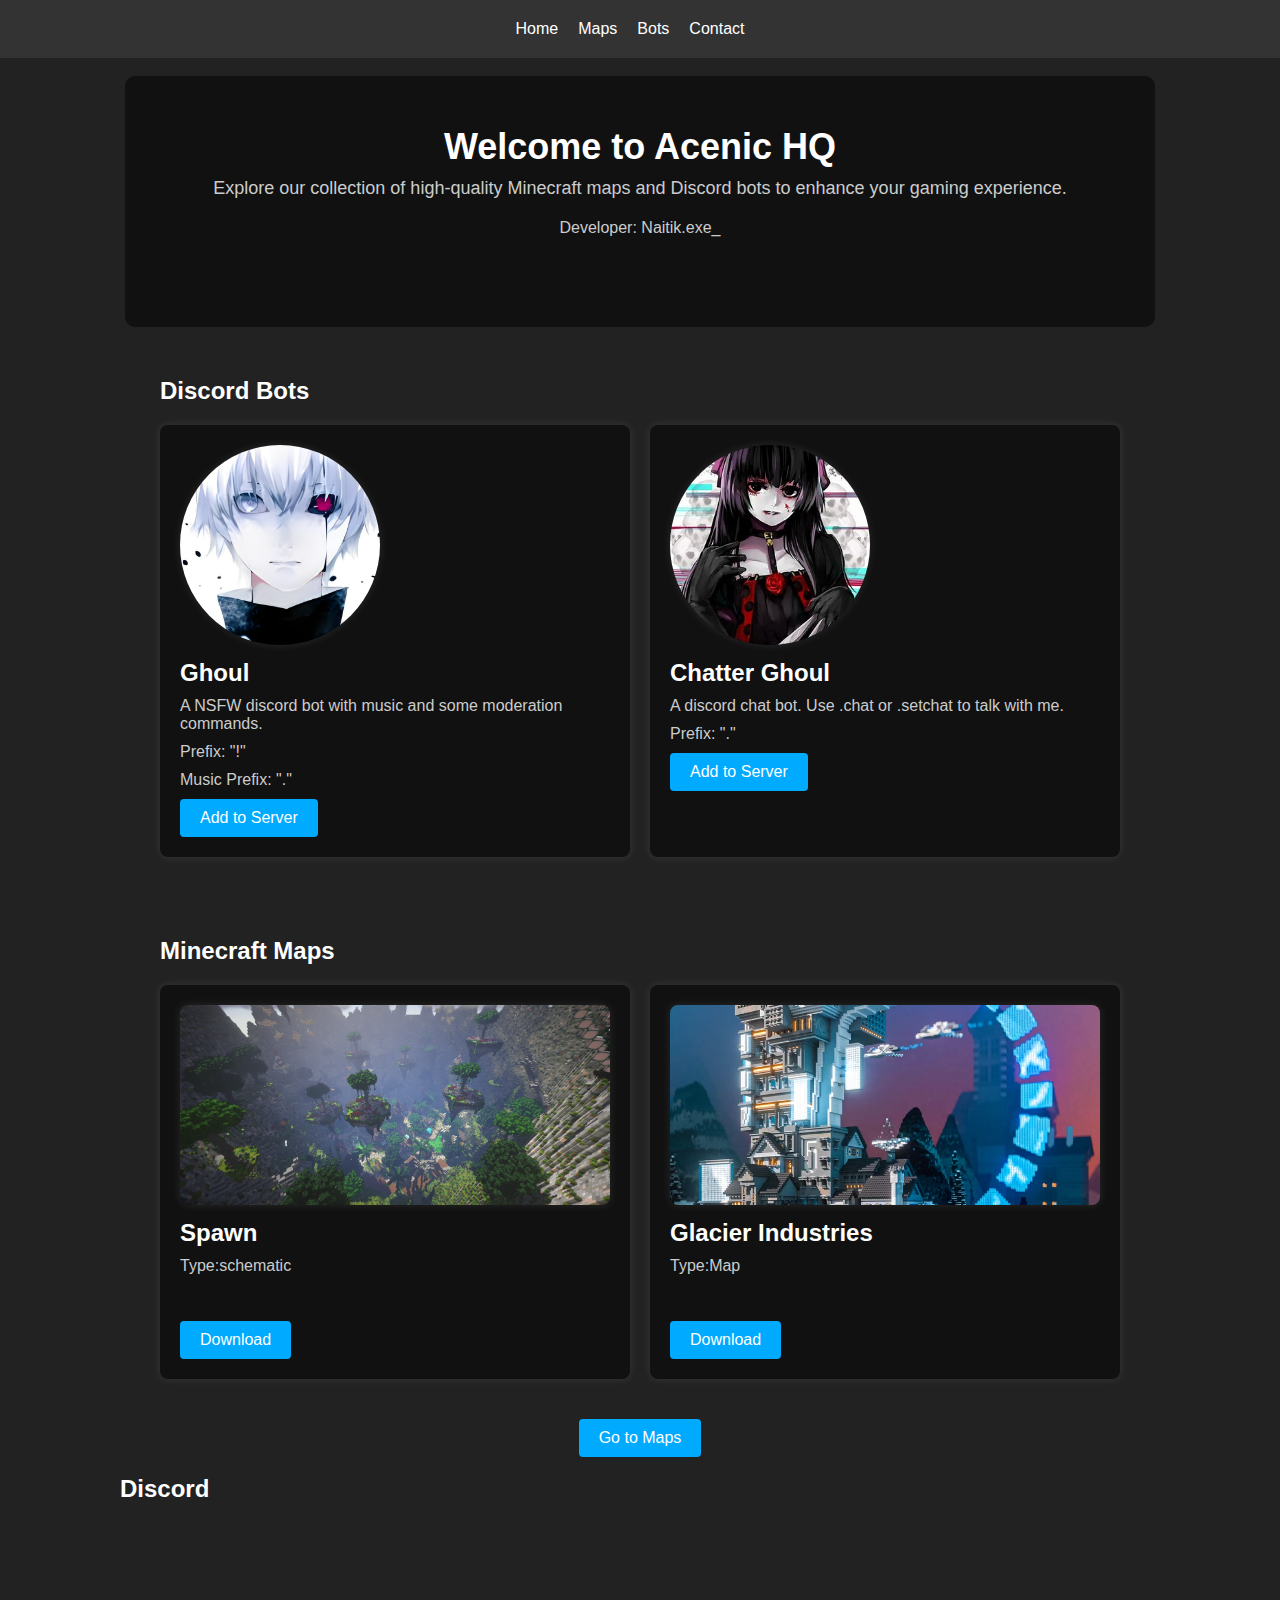
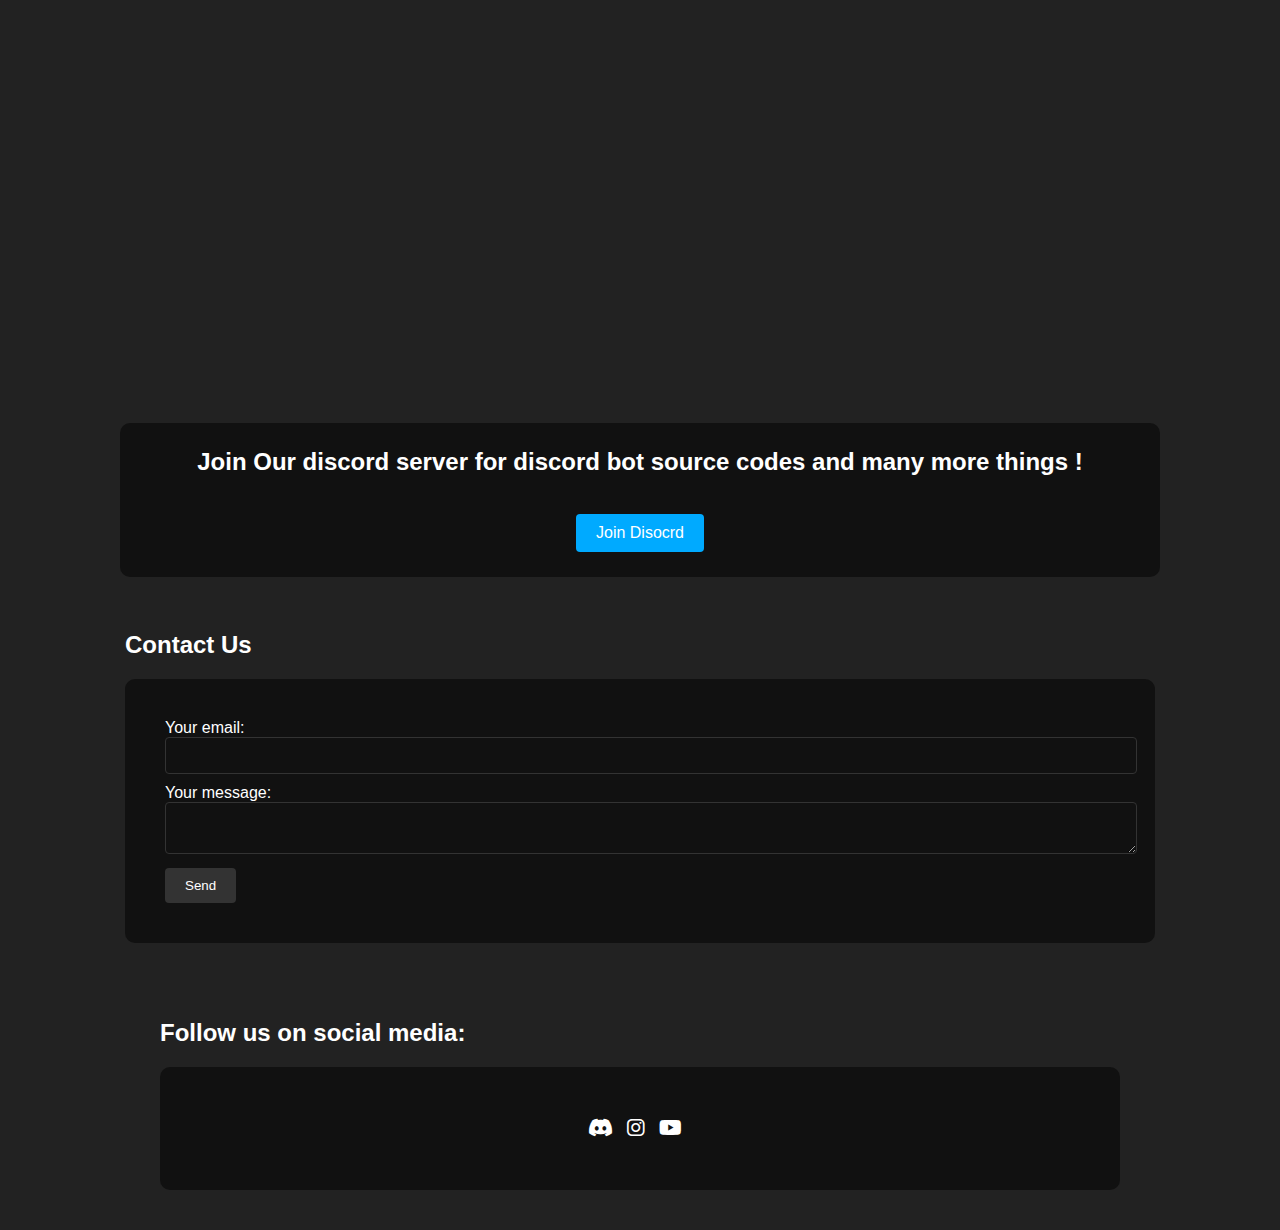
<file: index.html>
<!DOCTYPE html>
<html>
<head>
  <title>Minecraft Maps & Discord Bots Store</title>
  <link rel="stylesheet" type="text/css" href="styles.css">
  <link rel="stylesheet" href="https://cdnjs.cloudflare.com/ajax/libs/font-awesome/6.0.0-beta3/css/all.min.css">
  <style>
    /* Reset some default styles */
    body, h1, h2, h3, p, ul, li {
      margin: 0;
      padding: 0;
    }
  
    /* General styles */
    body {
      font-family: Arial, sans-serif;
      background-color: #222222;
      color: #ffffff;
    }
  
    .container {
      max-width: 960px;
      margin: 0 auto;
      padding: 40px;
    }
  
    h1, h2, h3 {
      margin-bottom: 20px;
    }
  
    p {
      margin-bottom: 10px;
    }
  
    ul {
      list-style-type: none;
    }
  
    a {
      text-decoration: none;
      color: #ffffff;
    }
  
    /* Header styles */
    header {
      background-color: #333333;
      padding: 20px 0;
    }
  
    nav ul {
      display: flex;
      justify-content: center;
    }
  
    nav ul li {
      margin-right: 20px;
    }
  
   
  
    /* Product grid styles */
    .product-grid {
      display: grid;
      grid-template-columns: repeat(auto-fit, minmax(300px, 1fr));
      grid-gap: 20px;
    }
  
    .product {
      background-color: #111111;
      padding: 20px;
      border-radius: 8px;
      box-shadow: 0 0 10px rgba(255, 255, 255, 0.1);
    }
  
    .product img {
      width: 100%;
      max-height: 200px;
      object-fit: cover;
      margin-bottom: 10px;
      border-radius: 8px;
      box-shadow: 0 0 10px rgba(255, 255, 255, 0.1);
    }
  
    .product h3 {
      font-size: 24px;
      margin-bottom: 10px;
      color: #ffffff;
    }
  
    .product p {
      font-size: 16px;
      color: #cccccc;
      margin-bottom: 10px;
    }
  
    /* Contact section styles */
    form input,
    form textarea {
      width: 100%;
      padding: 10px;
      margin-bottom: 10px;
      border-radius: 4px;
      border: 1px solid #333333;
      background-color: #111111;
      color: #ffffff;
    }
  
    form button {
      display: inline-block;
      padding: 10px 20px;
      background-color: #333333;
      color: #ffffff;
      border: none;
      border-radius: 4px;
      transition: background-color 0.3s ease;
      cursor: pointer;
    }
  
    form button:hover {
      background-color: #555555;
    }
  
    /* Footer styles */
    footer {
      background-color: #333333;
      padding: 20px 0;
      text-align: center;
      color: #ffffff;
    }
  
    /* Social icons styles */
    .social-icons {
      margin-top: 20px;
      text-align: center;
    }
  
    .social-icons .icon {
      display: inline-block;
      margin-right: 10px;
      color: #ffffff;
      font-size: 20px;
      transition: color 0.3s ease;
    }
  
    .social-icons .icon:hover {
      color: #3498db;
    }


    
  </style>
</head>
<body>
  <header>
    <nav>
      <ul>
        <li><a href="#home">Home</a></li>
        <li><a href="maps.html">Maps</a></li>
        <li><a href="#bots">Bots</a></li>
        <li><a href="#contact">Contact</a></li>
      </ul>
    </nav>
  </header>
  <br>

  <section id="home">
    <div class="container">
      <h1>Welcome to Acenic HQ</h1>
      <p>Explore our collection of high-quality Minecraft maps and Discord bots to enhance your gaming experience.</p>
      <p class="developer">Developer: Naitik.exe_</p>
    </div>
  </section>

 

  <section id="bots">
    <div class="container">
      <h2>Discord Bots</h2>
      <div class="product-grid">
        <div class="product">
          <img src="ghoul.jpg" alt="Bot 1">
          <h3>Ghoul</h3>
          <p>A NSFW discord bot with music and some moderation commands.</p>
          <p>Prefix: "!"</p>
          <p>Music Prefix: "."</p>
          <a href="https://discord.com/api/oauth2/authorize?client_id=1111502828876341268&permissions=8&scope=bot" class="btn">Add to Server</a>
        </div>
        <div class="product">
          <img src="chatbot.jfif" alt="Bot 2">
          <h3>Chatter Ghoul</h3>
          <p>A discord chat bot. Use .chat or .setchat to talk with me.</p>
          <p>Prefix: "."</p>
          <a href="https://discord.com/api/oauth2/authorize?client_id=1118038120609349713&permissions=8&scope=bot" class="btn">Add to Server</a>
        </div>
        <!-- Add more bot products here -->
      </div>
    </div>
  </section>

  <section id="maps">
    <div class="container">
      <h2>Minecraft Maps</h2>
      <div class="product-grid">
        <div class="product">
          <img src="map1.png" alt="Map 1">
          <h3>Spawn</h3>
          <p>Type:schematic</p><br><br>
          <a href="maps.html" class="btn">Download</a>
        </div>
        <div class="product">
          <img src="13114273-glacierindustries_l.webp" alt="Map 2">
          <h3>Glacier Industries </h3>
          <p>Type:Map</p><br><br>
          <a href="maps.html" class="btn">Download</a>
        </div>
        
        
        <!-- Add more map products here -->
      </div>
    </div>
  </section>
  <div class = "go-to-maps">
    <a href="maps.html" class="btn">Go to Maps</a>
  </div>
  <br>
<div class="discord">
  <h2>Discord</h2>
</div>
  <div class="discord-widget">
    
    <iframe src="https://discord.com/widget?id=1063451077552377936&theme=dark" allowtransparency="true" frameborder="0" sandbox="allow-popups allow-popups-to-escape-sandbox allow-same-origin allow-scripts"></iframe>
 
  </div>

  <div class="discord-btnn">
    <h2>Join Our discord server for discord bot source codes and many more things !</h2><br>
    <a href="https://discord.gg/mMrsfAcMaw" class="btn">Join Disocrd</a>
    
  </div>

  <br>
  <br>
  <br>
<div class = "contact-text"><h2>Contact Us</h2></div>
  <section id="contact">
    <div class="container">
     
      <form
  action="https://formspree.io/f/mzbqngeb"
  method="POST"
>
  <label>
    Your email:
    <input type="email" name="email">
  </label>
  <label>
    Your message:
    <textarea name="message"></textarea>
  </label>
  <!-- your other form fields go here -->
  <button type="submit">Send</button>
</form>
    </div>
  </section>

  <br>
  <br>

  
    <div class="container">
      <h2><p>Follow us on social media:</p></h2>
      <div class="social-icons">
        <a href="https://discord.gg/mMrsfAcMaw" class="icon"><i class="fab fa-discord "></i></a>
        <a href="https://www.instagram.com/naitik.exe_/" class="icon"><i class="fab fa-instagram "></i></a> 
        <a href="https://www.youtube.com/channel/UCt5FBx5YaZ7QZmd4sDEJYmw" class="icon"><i class="fab fa-youtube "></i></a>
      </div>
    </div>
  
</body>
</html>
</file>
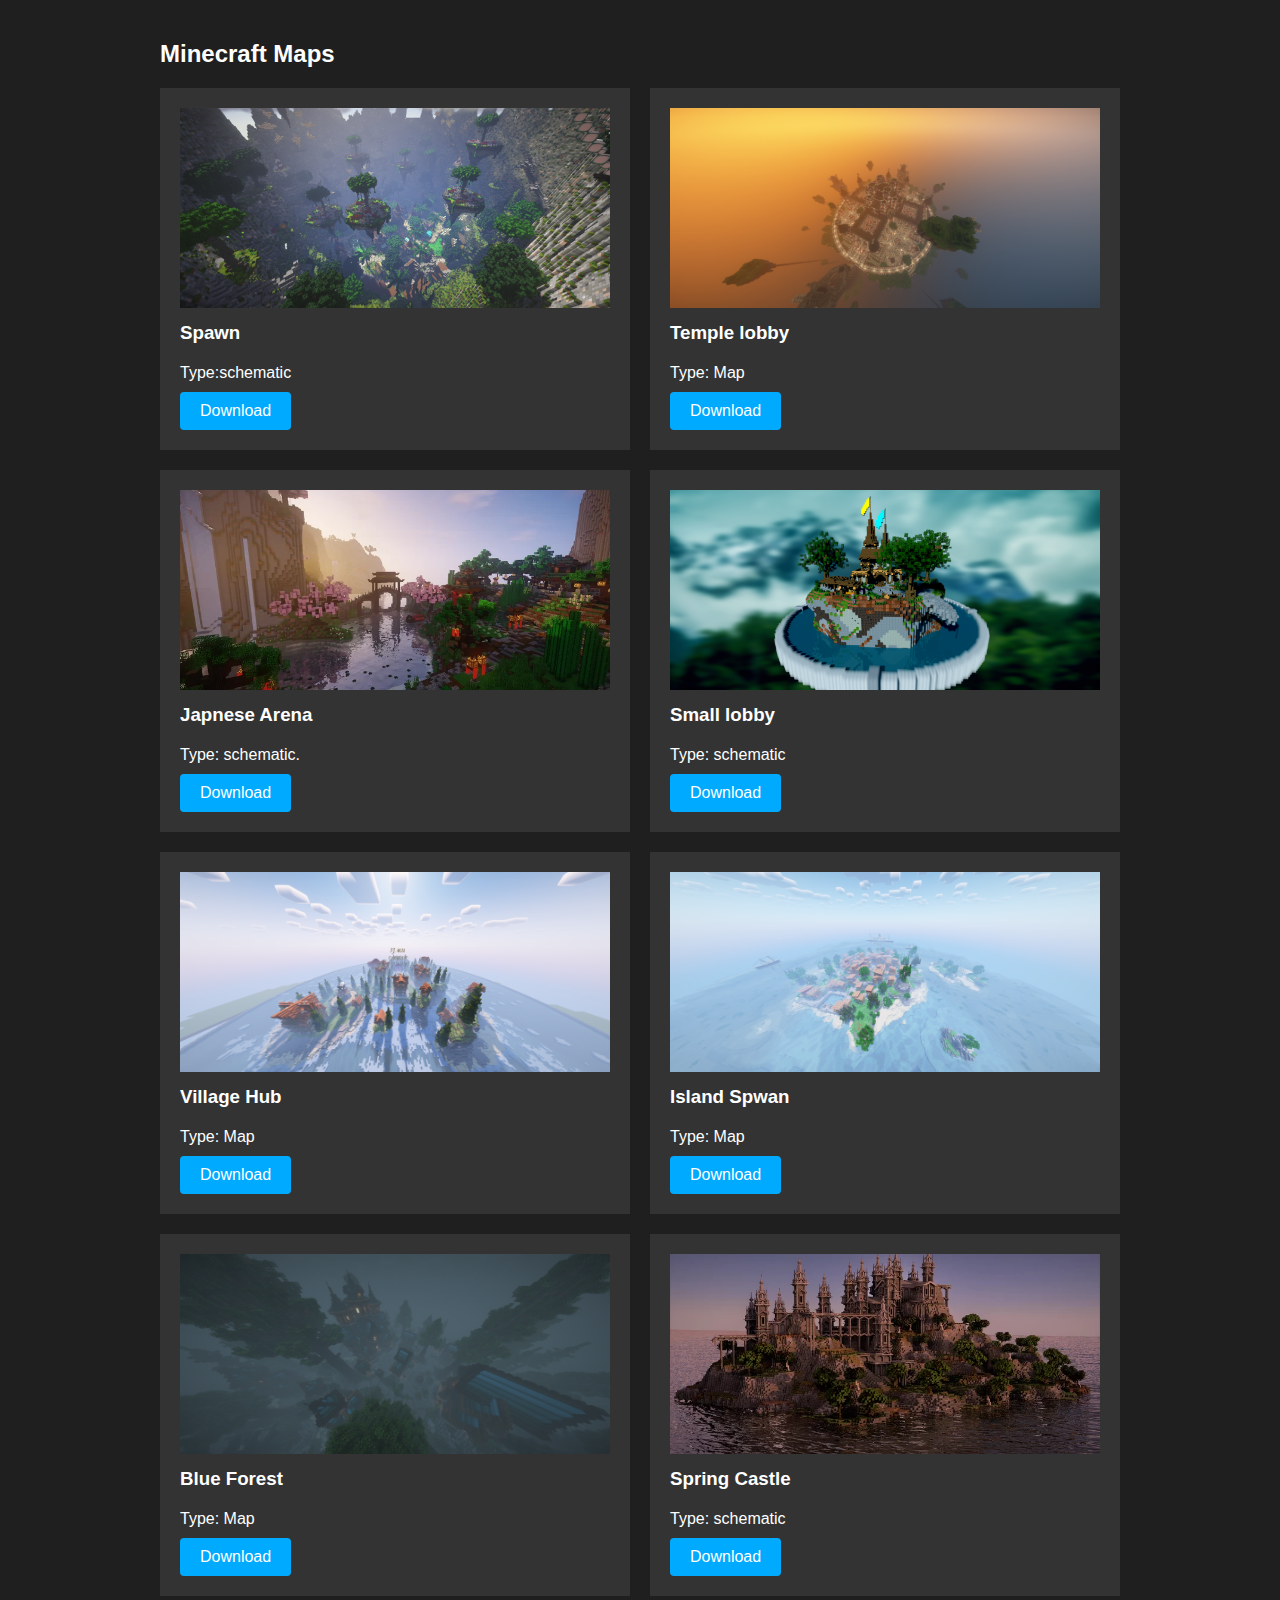
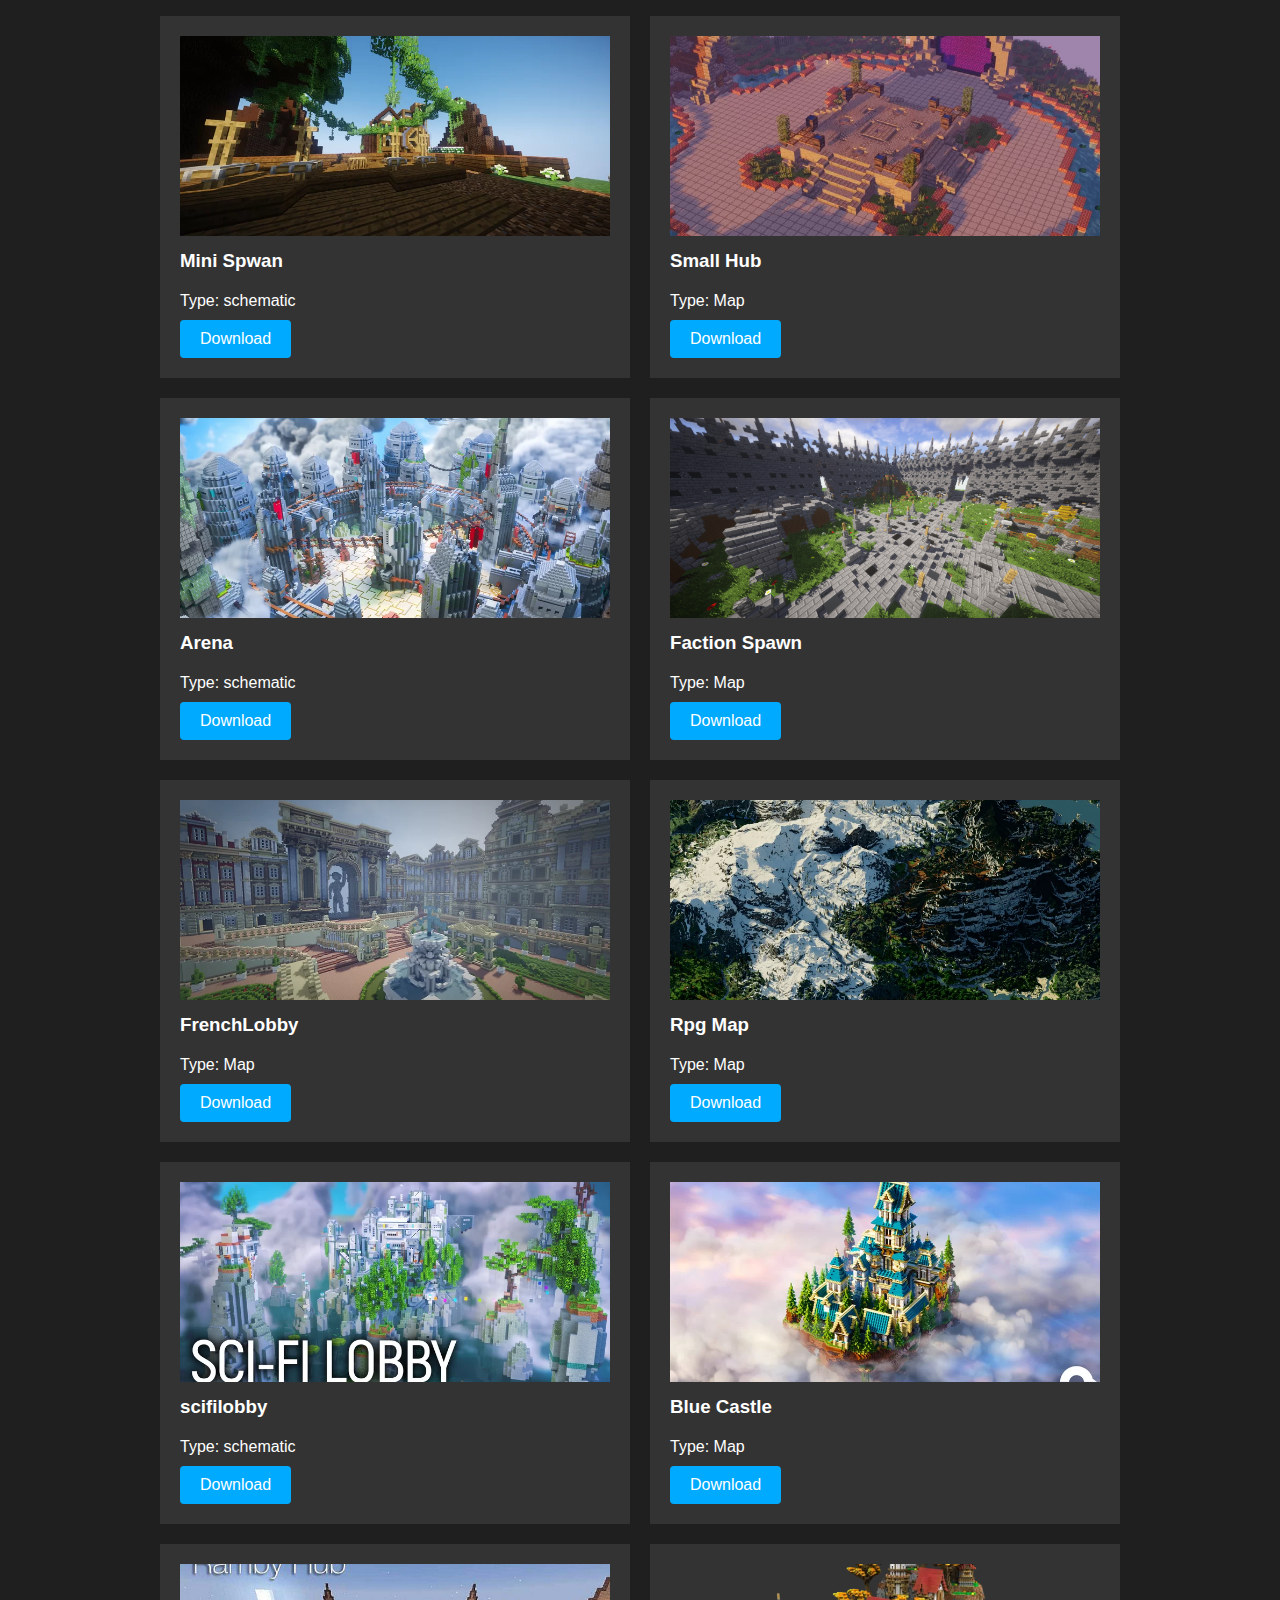
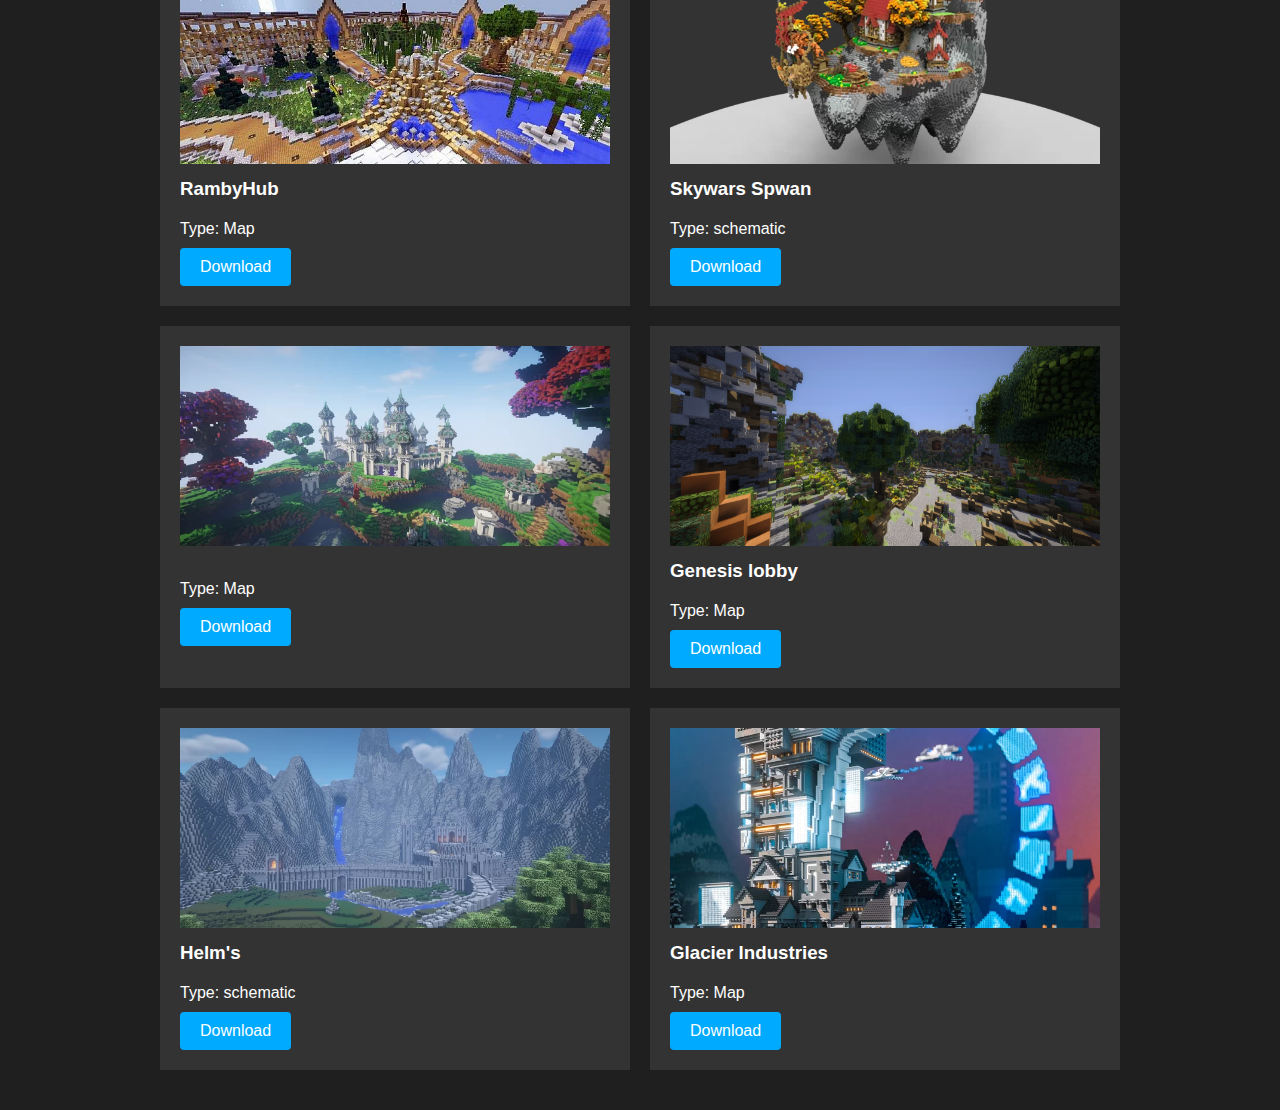
<file: maps.html>
<!DOCTYPE html>
<html>
<head>
  <title>Minecraft Maps & Discord Bots Store</title>
  <link rel="stylesheet" type="text/css" href="styles.css">
  <link rel="stylesheet" href="https://cdnjs.cloudflare.com/ajax/libs/font-awesome/6.0.0-beta3/css/all.min.css">
  <style>
    </style>
    </head>



<body>
<section id="maps">
    <div class="container">
      <h2>Minecraft Maps</h2>
      <div class="product-grid">
        <div class="product">
          <img src="map1.png" alt="Map 1">
          <h3>Spawn</h3>
          <p>Type:schematic</p>
          <a href="map1.schematic" download class="btn">Download</a>

        </div>
        
        <div class="product">
          <img src="temple.png" alt="Map 2">
          <h3>Temple lobby</h3>
          <p>Type: Map</p>
          <a href="temple_lobby.zip" download class="btn">Download</a>
        </div>

        <div class="product">
            <img src="arenamap.webp" alt="Map 2">
            <h3>Japnese Arena</h3>
            <p>Type: schematic.</p>
            <a href="arenamap.schematic" download class="btn">Download</a>
          </div>

          <div class="product">
            <img src="small lobby.webp" alt="Map 2">
            <h3>Small lobby</h3>
            <p>Type: schematic</p>
            <a href="smalllobby.schematic" download class="btn">Download</a>
          </div>

          <div class="product">
            <img src="villagehub.png" alt="Map 2">
            <h3>Village Hub</h3>
            <p>Type: Map</p>
            <a href="villagehub.rar" download class="btn">Download</a>
          </div>

          <div class="product">
            <img src="island spawn.png" alt="Map 2">
            <h3>Island Spwan</h3>
            <p>Type: Map</p>
            <a href="upload2.zip" download class="btn">Download</a>
          </div>

          <div class="product">
            <img src="forest.png" alt="Map 2">
            <h3>Blue Forest</h3>
            <p>Type: Map</p>
            <a href="Blue_forest.zip" download class="btn">Download</a>
          </div>

          <div class="product">
            <img src="springlobby.webp" alt="Map 2">
            <h3>Spring Castle</h3>
            <p>Type: schematic</p>
            <a href="springcastleterra.schematic" download class="btn">Download</a>
          </div>

          <div class="product">
            <img src="minispwan.webp" alt="Map 2">
            <h3>Mini Spwan</h3>
            <p>Type: schematic</p>
            <a href="minispawn.schematic" download class="btn">Download</a>
          </div>

          <div class="product">
            <img src="smallhubb.webp" alt="Map 2">
            <h3>Small Hub</h3>
            <p>Type: Map</p>
            <a href="smallserverhub.zip" download class="btn">Download</a>
          </div>

          <div class="product">
            <img src="arenaaa.webp" alt="Map 2">
            <h3>Arena</h3>
            <p>Type: schematic</p>
            <a href="arenabytucanostudios.schematic" download class="btn">Download</a>
          </div>

          <div class="product">
            <img src="factionspawn.png" alt="Map 2">
            <h3>Faction Spawn</h3>
            <p>Type: Map</p>
            <a href="Faction Spawn [FREE DOWNLOAD].rar" download class="btn">Download</a>
          </div>

          <div class="product">
            <img src="frenchlobby.webp" alt="Map 2">
            <h3>FrenchLobby</h3>
            <p>Type: Map</p>
            <a href="FrenchLobby.zip" download class="btn">Download</a>
          </div>

          <div class="product">
            <img src="alerarpgmap.webp" alt="Map 2">
            <h3>Rpg Map</h3>
            <p>Type: Map</p>
            <a href="https://www.mediafire.com/file/fnxrdt76esggvm9/5k+map+Zhyrr+Final.zip/file"  class="btn">Download</a>
          </div>

          <div class="product">
            <img src="sci-filobby.webp" alt="Map 2">
            <h3>scifilobby</h3>
            <p>Type: schematic</p>
            <a href="scifilobby.schematic" download class="btn">Download</a>
          </div>

          <div class="product">
            <img src="blue castlewebp.webp" alt="Map 2">
            <h3>Blue Castle</h3>
            <p>Type: Map</p>
            <a href="BlueCastleHub.zip" download class="btn">Download</a>
          </div>

          <div class="product">
            <img src="ramby-hub.jpg" alt="Map 2">
            <h3>RambyHub</h3>
            <p>Type: Map</p>
            <a href="https://www.mediafire.com/file/7uyyppsg23nhrur/Ramby_Hub.zip/file" class="btn">Download</a>
          </div>

          <div class="product">
            <img src="skywarsspawn.webp" alt="Map 2">
            <h3>Skywars Spwan</h3>
            <p>Type: schematic</p>
            <a href="spawnskywars.schematic" download class="btn">Download</a>
          </div>

          <div class="product">
            <img src="magevalley.webp" alt="Map 2">
            <h3></h3>
            <p>Type: Map</p>
            <a href="magemap.zip" download class="btn">Download</a>
          </div>

          <div class="product">
            <img src="genesislobby.png" alt="Map 2">
            <h3>Genesis lobby</h3>
            <p>Type: Map</p>
            <a href="https://www.mediafire.com/file/b6malloek9dv7g7/LobbyGenesis.rar/file" class="btn">Download</a>
          </div>

          <div class="product">
            <img src="Helm's Deep recreation.webp" alt="Map 2">
            <h3>Helm's</h3>
            <p>Type: schematic</p>
            <a href="clipboard-5-e2580.schematic" download class="btn">Download</a>
          </div>

          <div class="product">
            <img src="13114273-glacierindustries_l.webp" alt="Map 2">
            <h3>Glacier Industries</h3>
            <p>Type: Map</p>
            <a href="GlacierIndustriesPVP.zip" download class="btn">Download</a>
          </div>
        <!-- Add more map products here -->
        <!-- Copy and paste the product div as needed -->
      </div>
    </div>
  </section>
  
</body>
</html>
</file>
<file: styles.css>
/* Reset some default styles */
body, h1, h2, h3, p, ul, li {
  margin: 0;
  padding: 0;
}

/* General styles */
body {
  font-family: Arial, sans-serif;
  background-color: #1f1f1f;
  color: #ffffff;
}

.container {
  max-width: 960px;
  margin: 0 auto;
  padding: 40px;
}

h1, h2, h3 {
  margin-bottom: 20px;
}

p {
  margin-bottom: 10px;
}

ul {
  list-style-type: none;
}

a {
  text-decoration: none;
  color: #ffffff;
}

/* Header styles */
header {
  background-color: #000000;
  padding: 20px 0;
}

nav ul {
  display: flex;
  justify-content: center;
}

nav ul li {
  margin-right: 20px;
}

/* Home section styles */
#home {
  text-align: center;
  padding: 100px 0;
}

/* Product grid styles */
.product-grid {
  display: grid;
  grid-template-columns: repeat(auto-fit, minmax(300px, 1fr));
  grid-gap: 20px;
}

.product {
  background-color: #333333;
  padding: 20px;
}

.product img {
  width: 100%;
  max-height: 200px;
  object-fit: cover;
  margin-bottom: 10px;
}

/* Contact section styles */
form input,
form textarea {
  width: 100%;
  padding: 10px;
  margin-bottom: 10px;
}

form button {
  display: inline-block;
  padding: 10px 20px;
  background-color: #3498db;
  color: #ffffff;
  border: none;
  border-radius: 4px;
  transition: background-color 0.3s ease;
}

form button:hover {
  background-color: #2980b9;
}

/* Footer styles */
footer {
  background-color: #000000;
  padding: 20px 0;
  text-align: center;
}

/* Update button styles */
.btn {
  display: inline-block;
  padding: 10px 20px;
  background-color: #00aaff;
  color: #ffffff;
  border: none;
  border-radius: 4px;
  transition: background-color 0.3s ease;
  text-decoration: none;
}

.btn:hover {
  background-color: #0088cc;
}

#home {
  margin-bottom: 10px;
}

#bots .product img {
  width: 200px;
  height: 200px;
  object-fit: cover;
  margin-bottom: 10px;
  border-radius: 50%;
}

#maps .product img {
  width: 430px;
  height: 230px;
  object-fit: cover;
  margin-bottom: 10px;
}

#maps .product-grid {
  display: grid;
  grid-template-columns: repeat(auto-fit, minmax(350px, 1fr));
  grid-gap: 20px;
}

/* Social icons */
.social-icons {
  margin-top: 20px;
  background-color: #111111;
  padding: 50px;
 
  border-radius: 10px;
}

.social-icons .icon {
  display: inline-block;
  margin-right: 10px;
  font-size: 20px;
  color: #ffffff;
}

.social-icons .icon:hover {
  color: #00aaff;
}




.discord-widget {
  display: flex;
  justify-content: center;
  align-items: center;
  height: 100vh;
  
}
.discord-widget {
  display: flex;
  justify-content: center;
  align-items: center;
  height: 500px;
}

.discord-widget iframe {
  width: 80%;
  height: 100%;
  border: none;
}

/* Hide online members without specified roles */
.discord-widget iframe .discord-widget-member:not([title*="Owner"]):not([title*="Moderator"]):not([title*="BOT"]) {
  display: none !important;
}
.discord{
  padding: 125px;
  margin-top: -125px;
  margin-bottom: -125px;
}

.discord-btnn {
  text-align: center;
  padding: 25px ;
  background-color: #111111;
  margin-left: 120px;
  margin-right: 120px;
  border-radius: 10px;
}


 /* Home section styles */
 #home {
  text-align: center;
  padding: 10px ;
  background-color: #111111;
  margin-left: 125px;
  margin-right: 125px;
  border-radius: 10px;
}

#home h1 {
  font-size: 36px;
  color: #ffffff;
  margin-bottom: 10px;
}

#home p {
  font-size: 18px;
  color: #cccccc;
  margin-bottom: 20px;
}

#home p.developer {
  font-size: 16px;
  color: #cccccc;
  margin-bottom: 40px;
}

.discord {
  text-align: left;
  margin-left: -5px;
}


#contact {
 
  padding: px ;
  background-color: #111111;
  margin-left: 125px;
  margin-right: 125px;
  border-radius: 10px;
}


.contact-text{
  margin-left: 125px;
}

.go-to-maps{
  text-align: center;
  margin-top: 25ps;
}
</file>
